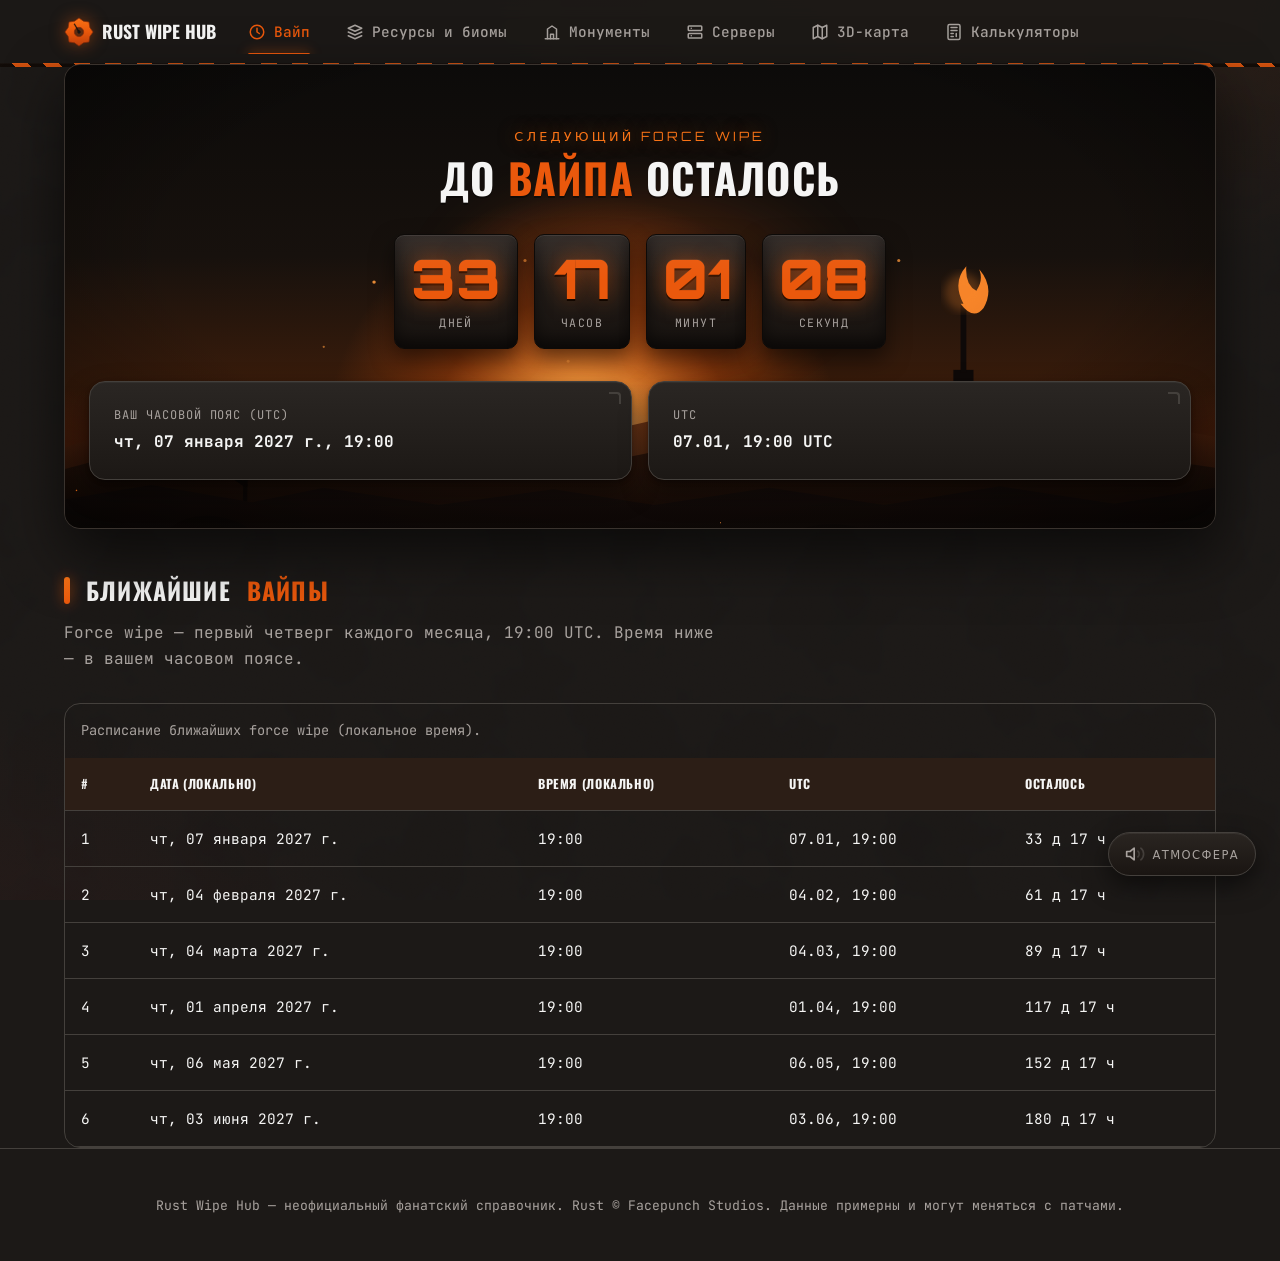
<file: index.html>
<!DOCTYPE html>
<html lang="ru">
<head>
  <meta charset="UTF-8" />
  <!-- Адаптивность: масштаб не отключаем (a11y) -->
  <meta name="viewport" content="width=device-width, initial-scale=1" />
  <title>Rust Wipe Hub — счётчик вайпа, монументы, 3D-карта, калькуляторы</title>
  <meta name="description" content="Хаб по Rust: живой счётчик до force wipe (первый четверг месяца, 19:00 UTC), гайды по биомам и ресурсам, монументы, 3D-карта острова и калькуляторы рейда/апкипа." />

  <link rel="icon" type="image/svg+xml" href="assets/logo.svg" />
  <link rel="stylesheet" href="style.css" />

  <!-- Three.js для 3D-карты (модульная сборка через importmap) -->
  <script type="importmap">
  {
    "imports": {
      "three": "https://unpkg.com/three@0.160.0/build/three.module.js",
      "three/addons/": "https://unpkg.com/three@0.160.0/examples/jsm/"
    }
  }
  </script>
</head>
<body>
  <!-- Ссылка для клавиатуры: пропустить навигацию -->
  <a class="skip-link" href="#main">Перейти к контенту</a>

  <!-- ============ ШАПКА / ВКЛАДКИ ============ -->
  <header class="nav">
    <div class="container nav__inner">
      <div class="brand">
        <!-- Логотип-эмблема (сгенерирован Gemini, SVG): шестерёнка + стрелка отсчёта -->
        <img class="brand__mark" src="assets/logo.svg" width="30" height="30" alt="Логотип Rust Wipe Hub" />
        <span>RUST&nbsp;WIPE&nbsp;HUB</span>
      </div>

      <!-- Вкладки (роль tablist). Активная подсвечивается rust-цветом -->
      <nav aria-label="Основная навигация">
        <ul class="tabs" role="tablist" id="tablist">
          <li role="presentation">
            <button class="tab" role="tab" id="tab-home" aria-controls="panel-home" aria-selected="true" data-tab="home">
              <svg viewBox="0 0 24 24" fill="none" stroke="currentColor" stroke-width="2" stroke-linecap="round" stroke-linejoin="round" aria-hidden="true"><circle cx="12" cy="12" r="9"/><path d="M12 7v5l3 2"/></svg>
              Вайп
            </button>
          </li>
          <li role="presentation">
            <button class="tab" role="tab" id="tab-resources" aria-controls="panel-resources" aria-selected="false" data-tab="resources" tabindex="-1">
              <svg viewBox="0 0 24 24" fill="none" stroke="currentColor" stroke-width="2" stroke-linecap="round" stroke-linejoin="round" aria-hidden="true"><path d="M3 7l9-4 9 4-9 4-9-4z"/><path d="M3 12l9 4 9-4"/><path d="M3 17l9 4 9-4"/></svg>
              Ресурсы и биомы
            </button>
          </li>
          <li role="presentation">
            <button class="tab" role="tab" id="tab-monuments" aria-controls="panel-monuments" aria-selected="false" data-tab="monuments" tabindex="-1">
              <svg viewBox="0 0 24 24" fill="none" stroke="currentColor" stroke-width="2" stroke-linecap="round" stroke-linejoin="round" aria-hidden="true"><path d="M3 21h18"/><path d="M6 21V8l6-4 6 4v13"/><path d="M10 21v-6h4v6"/></svg>
              Монументы
            </button>
          </li>
          <li role="presentation">
            <button class="tab" role="tab" id="tab-servers" aria-controls="panel-servers" aria-selected="false" data-tab="servers" tabindex="-1">
              <svg viewBox="0 0 24 24" fill="none" stroke="currentColor" stroke-width="2" stroke-linecap="round" stroke-linejoin="round" aria-hidden="true"><rect x="3" y="4" width="18" height="6" rx="1"/><rect x="3" y="14" width="18" height="6" rx="1"/><path d="M7 7h.01M7 17h.01"/></svg>
              Серверы
            </button>
          </li>
          <li role="presentation">
            <button class="tab" role="tab" id="tab-map" aria-controls="panel-map" aria-selected="false" data-tab="map" tabindex="-1">
              <svg viewBox="0 0 24 24" fill="none" stroke="currentColor" stroke-width="2" stroke-linecap="round" stroke-linejoin="round" aria-hidden="true"><path d="M9 3 3 6v15l6-3 6 3 6-3V3l-6 3-6-3z"/><path d="M9 3v15"/><path d="M15 6v15"/></svg>
              3D-карта
            </button>
          </li>
          <li role="presentation">
            <button class="tab" role="tab" id="tab-calc" aria-controls="panel-calc" aria-selected="false" data-tab="calc" tabindex="-1">
              <svg viewBox="0 0 24 24" fill="none" stroke="currentColor" stroke-width="2" stroke-linecap="round" stroke-linejoin="round" aria-hidden="true"><rect x="4" y="2" width="16" height="20" rx="2"/><path d="M8 6h8M8 10h8M8 14h3M8 18h3M15 14v4"/></svg>
              Калькуляторы
            </button>
          </li>
        </ul>
      </nav>
    </div>
  </header>

  <main id="main" class="container">

    <!-- ============ 1. ГЛАВНАЯ: СЧЁТЧИК ДО FORCE WIPE ============ -->
    <section class="panel is-active" id="panel-home" role="tabpanel" aria-labelledby="tab-home" tabindex="0">
      <div class="hero" id="hero">
        <!-- Иллюстрированный задник (SVG-арт, сгенерирован кодом) -->
        <div class="hero__art" aria-hidden="true"></div>
        <p class="hero__eyebrow">Следующий Force Wipe</p>
        <h1 class="hero__title">До <span class="accent">вайпа</span> осталось</h1>

        <!-- Живой таймер: дни/часы/минуты/секунды -->
        <div class="countdown tabular" role="timer" aria-live="off" id="countdown">
          <div class="count-unit"><div class="count-unit__num" id="cd-days">--</div><div class="count-unit__label">дней</div></div>
          <div class="count-unit"><div class="count-unit__num" id="cd-hours">--</div><div class="count-unit__label">часов</div></div>
          <div class="count-unit"><div class="count-unit__num" id="cd-mins">--</div><div class="count-unit__label">минут</div></div>
          <div class="count-unit"><div class="count-unit__num" id="cd-secs">--</div><div class="count-unit__label">секунд</div></div>
        </div>

        <!-- Состояние «вайп идёт» -->
        <div class="wipe-live" id="wipe-live">WIPE IS LIVE</div>

        <!-- Дата следующего вайпа: локально + UTC -->
        <div class="wipe-meta">
          <div class="card">
            <div class="k">Ваш часовой пояс <span id="tz-name"></span></div>
            <div class="v" id="wipe-local">—</div>
          </div>
          <div class="card">
            <div class="k">UTC</div>
            <div class="v tabular" id="wipe-utc">—</div>
          </div>
        </div>
      </div>

      <!-- Таблица ближайших 6 вайпов -->
      <div class="panel__head" style="margin-top: var(--space-2xl)">
        <h2>Ближайшие <span class="accent">вайпы</span></h2>
        <p class="panel__lead">Force wipe — первый четверг каждого месяца, 19:00 UTC. Время ниже — в вашем часовом поясе.</p>
      </div>
      <div class="table-wrap">
        <table>
          <caption>Расписание ближайших force wipe (локальное время).</caption>
          <thead>
            <tr><th scope="col">#</th><th scope="col">Дата (локально)</th><th scope="col">Время (локально)</th><th scope="col">UTC</th><th scope="col">Осталось</th></tr>
          </thead>
          <tbody id="wipe-table"><!-- заполняется из script.js --></tbody>
        </table>
      </div>
    </section>

    <!-- ============ 2. РЕСУРСЫ И БИОМЫ ============ -->
    <section class="panel" id="panel-resources" role="tabpanel" aria-labelledby="tab-resources" tabindex="0" hidden>
      <div class="panel__head">
        <h2>Ресурсы и <span class="accent">биомы</span></h2>
        <p class="panel__lead">Где что фармить и чем отличаются биомы. Руда (камень/металл/сера) есть во всех биомах — разница в климате, еде и опасностях.</p>
      </div>

      <div class="disclaimer" role="note">
        <svg width="18" height="18" viewBox="0 0 24 24" fill="none" stroke="currentColor" stroke-width="2" stroke-linecap="round" stroke-linejoin="round" aria-hidden="true"><circle cx="12" cy="12" r="10"/><path d="M12 8v5M12 16h.01"/></svg>
        <span>Игровые данные вынесены в <code>data.js</code> — их легко проверить и поправить в одном месте.</span>
      </div>

      <h3>Биомы</h3>
      <div class="grid grid--auto" id="biomes-grid"><!-- карточки биомов --></div>

      <h3 style="margin-top: var(--space-2xl)">Ресурсы: где искать</h3>
      <div class="table-wrap">
        <table>
          <caption>Ключевые ресурсы и способы добычи.</caption>
          <thead>
            <tr><th scope="col">Ресурс</th><th scope="col">Как добыть</th><th scope="col">Где искать</th><th scope="col">Совет</th></tr>
          </thead>
          <tbody id="resources-table"></tbody>
        </table>
      </div>
    </section>

    <!-- ============ 3. МОНУМЕНТЫ ============ -->
    <section class="panel" id="panel-monuments" role="tabpanel" aria-labelledby="tab-monuments" tabindex="0" hidden>
      <div class="panel__head">
        <h2><span class="accent">Монументы</span></h2>
        <p class="panel__lead">Уровень сложности, радиация, нужные карты доступа и лут. Фильтруйте по сложности.</p>
      </div>

      <!-- Фильтр по сложности (tier) -->
      <div class="filter" role="group" aria-label="Фильтр монументов по сложности" style="display:flex; gap:var(--space-sm); flex-wrap:wrap; margin-bottom:var(--space-lg)">
        <button class="btn btn-ghost" data-tier="all" aria-pressed="true">Все</button>
        <button class="btn btn-ghost" data-tier="0" aria-pressed="false">Сейф-зоны</button>
        <button class="btn btn-ghost" data-tier="1" aria-pressed="false">Tier 1 · зелёные</button>
        <button class="btn btn-ghost" data-tier="2" aria-pressed="false">Tier 2 · синие</button>
        <button class="btn btn-ghost" data-tier="3" aria-pressed="false">Tier 3 · красные</button>
      </div>

      <div class="grid grid--auto" id="monuments-grid"></div>
    </section>

    <!-- ============ 4. СЕРВЕРЫ (живой список) ============ -->
    <section class="panel" id="panel-servers" role="tabpanel" aria-labelledby="tab-servers" tabindex="0" hidden>
      <div class="panel__head">
        <h2>Живой список <span class="accent">серверов</span></h2>
        <p class="panel__lead">Реальные серверы Rust в реальном времени: население, регион, тип и дата вайпа. Данные подтягиваются из BattleMetrics при открытии вкладки.</p>
      </div>

      <div class="disclaimer" role="note">
        <svg width="18" height="18" viewBox="0 0 24 24" fill="none" stroke="currentColor" stroke-width="2" stroke-linecap="round" stroke-linejoin="round" aria-hidden="true"><circle cx="12" cy="12" r="10"/><path d="M12 8v5M12 16h.01"/></svg>
        <span>Источник — публичный <a href="https://www.battlemetrics.com/servers/rust" target="_blank" rel="noopener">BattleMetrics API</a>. Показываются онлайн-серверы; фильтр по типу применяется к загруженной выборке (топ по игрокам).</span>
      </div>

      <!-- Фильтры живого списка -->
      <div class="server-filters" role="group" aria-label="Фильтры списка серверов">
        <div class="field">
          <label for="sv-search">Поиск по названию</label>
          <input class="input" id="sv-search" type="search" placeholder="напр. Rustafied, Duo, EU…" />
        </div>
        <div class="field">
          <label for="sv-region">Регион</label>
          <select class="input" id="sv-region">
            <option value="">Все</option>
            <option value="US">США (US)</option>
            <option value="DE">Германия (DE)</option>
            <option value="GB">Великобритания (GB)</option>
            <option value="FR">Франция (FR)</option>
            <option value="RU">Россия (RU)</option>
            <option value="AU">Австралия (AU)</option>
          </select>
        </div>
        <div class="field">
          <label for="sv-type">Тип</label>
          <select class="input" id="sv-type">
            <option value="all">Любой</option>
            <option value="official">Официальные</option>
            <option value="community">Комьюнити</option>
            <option value="modded">Модовые</option>
          </select>
        </div>
        <div class="field">
          <label for="sv-sort">Сортировка</label>
          <select class="input" id="sv-sort">
            <option value="-players">По игрокам</option>
            <option value="rank">По рангу</option>
          </select>
        </div>
        <div class="field" style="justify-content:flex-end">
          <label aria-hidden="true">&nbsp;</label>
          <button class="btn btn-primary" id="sv-refresh" type="button">Обновить</button>
        </div>
      </div>

      <!-- Статус загрузки / ошибки (для скринридера) -->
      <div id="sv-status" role="status" aria-live="polite" style="color:var(--color-fg-muted); margin-bottom:var(--space-md)"></div>

      <div class="table-wrap">
        <table>
          <caption>Онлайн-серверы Rust (BattleMetrics). Клик по названию — страница сервера.</caption>
          <thead>
            <tr>
              <th scope="col">#</th>
              <th scope="col">Название</th>
              <th scope="col">Игроки</th>
              <th scope="col">Регион</th>
              <th scope="col">Тип</th>
              <th scope="col">Последний вайп</th>
            </tr>
          </thead>
          <tbody id="sv-tbody"></tbody>
        </table>
      </div>

      <!-- Справка: типы серверов (из data.js) -->
      <div class="panel__head" style="margin-top: var(--space-3xl)">
        <h2>Справка: <span class="accent">типы</span> серверов</h2>
        <p class="panel__lead">Что означают тип, режим, лимит группы и частота вайпа — чтобы понимать фильтры выше.</p>
      </div>
      <div class="disclaimer" role="note">
        <svg width="18" height="18" viewBox="0 0 24 24" fill="none" stroke="currentColor" stroke-width="2" stroke-linecap="round" stroke-linejoin="round" aria-hidden="true"><circle cx="12" cy="12" r="10"/><path d="M12 8v5M12 16h.01"/></svg>
        <span>Справочник вынесен в <code>data.js</code> (объект <code>SERVERS</code>) — легко дополнить.</span>
      </div>
      <div id="servers-root"></div>
    </section>

    <!-- ============ 5. 3D-КАРТА ============ -->
    <section class="panel" id="panel-map" role="tabpanel" aria-labelledby="tab-map" tabindex="0" hidden>
      <div class="panel__head">
        <h2>3D-<span class="accent">карта</span> острова</h2>
        <p class="panel__lead">Стилизованный 3D-рельеф. Вращайте мышью/пальцем, зум колесом/щипком (OrbitControls). Это визуальная заглушка — ниже описано, как подключить реальную карту по сиду.</p>
      </div>

      <div class="map-stage" id="map-stage">
        <!-- Fallback, если WebGL недоступен -->
        <div class="map-fallback" id="map-fallback">
          <div>
            <p><strong>3D-карта недоступна.</strong></p>
            <p>Ваш браузер не поддерживает WebGL или он отключён.</p>
          </div>
        </div>
        <div class="map-hint" id="map-hint">Загрузка 3D-сцены…</div>
      </div>
    </section>

    <!-- ============ 6. КАЛЬКУЛЯТОРЫ ============ -->
    <section class="panel" id="panel-calc" role="tabpanel" aria-labelledby="tab-calc" tabindex="0" hidden>
      <div class="panel__head">
        <h2><span class="accent">Калькуляторы</span></h2>
        <p class="panel__lead">Рейд (сера/взрывчатка на постройки) и апкип (расход ресурсов на Tool Cupboard). Данные редактируются в объекте внутри <code>script.js</code>.</p>
      </div>

      <div class="disclaimer" role="note">
        <svg width="18" height="18" viewBox="0 0 24 24" fill="none" stroke="currentColor" stroke-width="2" stroke-linecap="round" stroke-linejoin="round" aria-hidden="true"><circle cx="12" cy="12" r="10"/><path d="M12 8v5M12 16h.01"/></svg>
        <span>Цифры расхода — примерные (баланс Rust меняется). Проверьте перед вайпом и поправьте объект <code>RAID_DATA</code> / <code>UPKEEP_DATA</code>.</span>
      </div>

      <div class="grid grid--2">
        <!-- Калькулятор рейда -->
        <div class="card">
          <h3>Калькулятор рейда</h3>
          <div class="field">
            <label for="raid-target">Что ломаем</label>
            <select class="input" id="raid-target"></select>
            <span class="hint" id="raid-hp"></span>
          </div>
          <div class="field">
            <label for="raid-tool">Чем</label>
            <select class="input" id="raid-tool"></select>
          </div>
          <div class="field">
            <label for="raid-count">Сколько объектов</label>
            <input class="input tabular" id="raid-count" type="number" inputmode="numeric" min="1" value="1" />
          </div>
          <div class="calc-result" id="raid-result" aria-live="polite"></div>
        </div>

        <!-- Калькулятор апкипа -->
        <div class="card">
          <h3>Калькулятор апкипа (в сутки)</h3>
          <p class="hint" style="margin-top:0">Укажите, из чего построена база (кол-во «квадратов» стен/фундамента по материалу). Апкип — примерный расход в сутки на TC.</p>
          <div class="field">
            <label for="up-material">Материал</label>
            <select class="input" id="up-material"></select>
          </div>
          <div class="field">
            <label for="up-blocks">Кол-во построек (building blocks)</label>
            <input class="input tabular" id="up-blocks" type="number" inputmode="numeric" min="1" value="20" />
          </div>
          <div class="calc-result" id="up-result" aria-live="polite"></div>
        </div>
      </div>
    </section>

  </main>

  <!-- Кнопка атмосферного звука (процедурный Web Audio, без внешних файлов) -->
  <button id="ambient-toggle" class="ambient-btn" type="button" aria-pressed="false" aria-label="Включить атмосферный звук">
    <svg class="ambient-ic" viewBox="0 0 24 24" fill="none" stroke="currentColor" stroke-width="2" stroke-linecap="round" stroke-linejoin="round" aria-hidden="true">
      <path d="M11 5 6 9H2v6h4l5 4z"/><path class="wave" d="M15.5 8.5a5 5 0 0 1 0 7M19 5a9 9 0 0 1 0 14"/>
    </svg>
    <span class="ambient-label">Атмосфера</span>
  </button>

  <footer class="footer">
    <div class="container">
      <p>Rust Wipe Hub — неофициальный фанатский справочник. Rust © Facepunch Studios. Данные примерны и могут меняться с патчами.</p>
    </div>
  </footer>

  <!-- Данные ПЕРЕД логикой -->
  <script src="data.js"></script>
  <!-- Логика приложения (модуль — нужен для import Three.js) -->
  <script type="module" src="script.js"></script>
</body>
</html>
</file>
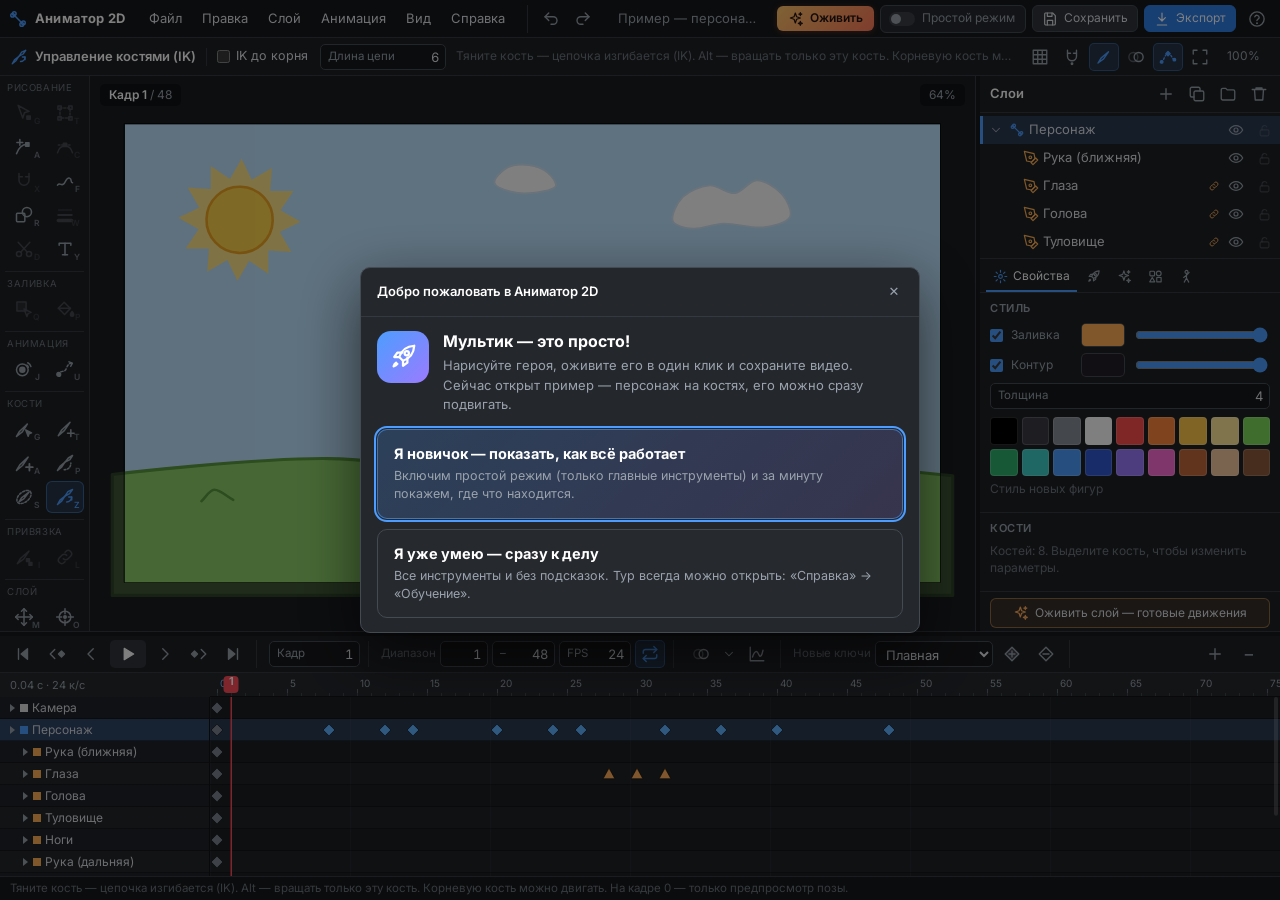
<file: animator/index.html>
<!DOCTYPE html>
<html lang="ru">
<head>
  <meta charset="UTF-8" />
  <meta name="viewport" content="width=device-width, initial-scale=1" />
  <title>Аниматор 2D</title>
  <meta name="description" content="Браузерный редактор 2D-анимации: векторное рисование, кости с IK и гибкой привязкой, таймлайн с интерполяцией, луковая кожа, экспорт видео и GIF." />
  <meta name="theme-color" content="#17181b" />
  <link rel="icon" type="image/svg+xml" href="favicon.svg" />
  <link rel="preconnect" href="https://fonts.googleapis.com" />
  <link rel="preconnect" href="https://fonts.gstatic.com" crossorigin />
  <link rel="stylesheet" href="https://fonts.googleapis.com/css2?family=Inter:wght@400;500;600;700&display=swap" />
  <link rel="stylesheet" href="editor.css" />
</head>
<body>
  <div id="app">
    <header id="menubar"></header>
    <div id="optbar" role="toolbar" aria-label="Параметры инструмента"></div>
    <div id="work">
      <aside id="toolbox" role="toolbar" aria-label="Инструменты" aria-orientation="vertical"></aside>
      <main id="viewport"></main>
      <div id="side-split" class="vsplit" title="Потяните, чтобы изменить ширину"></div>
      <aside id="side">
        <section id="layers" class="panel"></section>
        <section id="sidepanel" class="panel">
          <div id="side-tabs" class="side-tabs" role="tablist"></div>
          <div id="side-body" class="side-body">
            <div id="inspector" aria-label="Свойства"></div>
          </div>
        </section>
      </aside>
    </div>
    <div id="tl-split" class="hsplit" title="Потяните, чтобы изменить высоту таймлайна"></div>
    <section id="timeline" aria-label="Таймлайн"></section>
    <footer id="status"></footer>
  </div>
  <noscript>Для работы редактора нужен JavaScript.</noscript>
  <script type="module" src="js/main.js"></script>
</body>
</html>
</file>
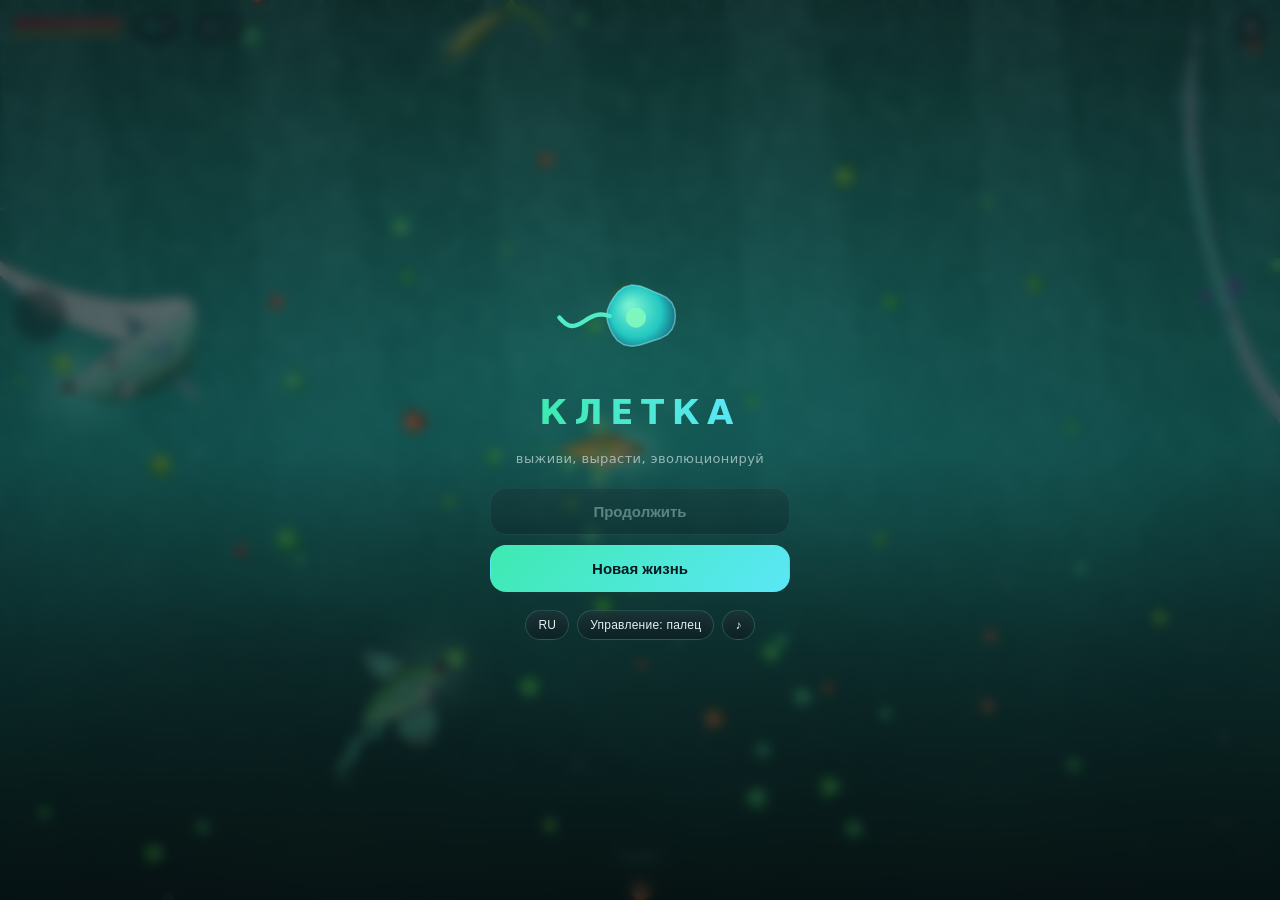
<file: cell/index.html>
<!DOCTYPE html>
<html lang="ru">
<head>
<meta charset="utf-8">
<meta name="viewport" content="width=device-width, initial-scale=1, maximum-scale=1, user-scalable=no, viewport-fit=cover">
<meta name="theme-color" content="#04141a">
<meta name="apple-mobile-web-app-capable" content="yes">
<meta name="apple-mobile-web-app-status-bar-style" content="black-translucent">
<meta name="mobile-web-app-capable" content="yes">
<title>Cell Drift</title>
<link rel="manifest" href="./manifest.json">
<link rel="stylesheet" href="./style.css">
</head>
<body>
  <canvas id="game"></canvas>

  <!-- HUD: обычный DOM поверх canvas, ни одной картинки -->
  <div id="hud">
    <div class="topbar">
      <div class="stack">
        <div class="bar hp"><i id="hpFill"></i></div>
        <div class="bar stam"><i id="stamFill"></i></div>
      </div>
      <div class="chip dna"><span class="dot"></span><span id="dnaVal">0</span></div>
      <div class="chip lvl"><span data-i18n="level">ур.</span> <span id="levelVal">1</span></div>
      <div class="spacer"></div>
      <button id="btnPause" class="chip icon-btn" aria-label="pause"><i class="ic-pause"></i></button>
    </div>

    <div class="midrow">
      <canvas id="minimap" width="112" height="112"></canvas>
      <button id="btnSkill" class="skill" aria-label="skill"><span id="skillRing"></span><i class="ic-bolt"></i></button>
    </div>

    <div class="hint" data-i18n="hint">Веди пальцем. Второй палец — ускорение.</div>
    <div class="bottom">
      <div id="fps" class="chip mono">— FPS</div>
      <div class="growthWrap"><div class="bar growth"><i id="growthFill"></i></div></div>
    </div>
  </div>

  <!-- Экраны -->
  <div id="screens">
    <section id="menu" class="screen show">
      <canvas id="logo"></canvas>
      <h1 data-i18n="title">КЛЕТКА</h1>
      <p class="sub" data-i18n="subtitle">выживи, вырасти, эволюционируй</p>
      <div class="menuBtns">
        <button id="btnContinue" class="big" data-i18n="continue">Продолжить</button>
        <button id="btnNew" class="big primary" data-i18n="newGame">Новая жизнь</button>
      </div>
      <div class="row">
        <button id="btnLang" class="chip">RU</button>
        <button id="btnCtrl" class="chip"><span data-i18n="control">Управление</span>: <span id="ctrlVal" data-i18n="ctrlFollow">палец</span></button>
        <button id="btnSound" class="chip">♪</button>
      </div>
    </section>

    <section id="editorUI" class="screen">
      <div class="edTop">
        <div class="chip dna"><span class="dot"></span><span id="edDna">0</span></div>
        <div class="spacer"></div>
        <button id="edUndo" class="chip" data-i18n="undo">откат</button>
        <button id="edRandom" class="chip" data-i18n="random">случайное</button>
        <button id="edSym" class="chip on" data-i18n="symmetry">симметрия</button>
        <button id="edPreview" class="chip" data-i18n="preview">превью</button>
        <button id="edDone" class="chip btn" data-i18n="done">в океан</button>
      </div>
    </section>

    <section id="levelup" class="screen">
      <h2 data-i18n="levelUp">Новый уровень роста</h2>
      <p class="sub"><span data-i18n="level">ур.</span> <span id="luLevel">2</span></p>
      <button id="btnEditor" class="big primary" data-i18n="evolve">Эволюция</button>
    </section>

    <section id="pause" class="screen">
      <h2 data-i18n="pause">Пауза</h2>
      <div class="menuBtns">
        <button id="btnResume" class="big primary" data-i18n="resume">Дальше</button>
        <button id="btnToMenu" class="big" data-i18n="menu">В меню</button>
      </div>
    </section>

    <section id="death" class="screen">
      <h2 data-i18n="died">Тебя съели</h2>
      <p class="sub" id="deathStats"></p>
      <div class="menuBtns">
        <button id="btnRespawn" class="big primary" data-i18n="resume">Дальше</button>
        <button id="btnDeathMenu" class="big" data-i18n="menu">В меню</button>
      </div>
    </section>
  </div>

  <script type="module" src="./src/main.js"></script>
</body>
</html>
</file>
<file: style.css>
/* =============================================================================
   style.css — Rust Wipe Hub
   -----------------------------------------------------------------------------
   Дизайн-токены строго по design-system/rust-wipe-hub/MASTER.md.
   Никаких «сырых» hex в разметке — только переменные ниже.
   Палитра: «Operation orange on dark» (тёплый уголь + рыжая ржавчина + огонь).
============================================================================= */

/* Шрифты: Orbitron (заголовки/HUD) + JetBrains Mono (текст/данные/таймеры) */
@import url('https://fonts.googleapis.com/css2?family=JetBrains+Mono:wght@400;500;700&family=Oswald:wght@500;600;700&family=Orbitron:wght@700;900&display=swap');

/* ---------- ТОКЕНЫ (единый источник правды) ---------- */
:root {
  /* Цвета — основа */
  --color-primary:       #EA580C; /* рыжая ржавчина */
  --color-primary-hover: #C2410C;
  --color-on-primary:    #FFFFFF;
  --color-secondary:     #F97316; /* тлеющий оранжевый */
  --color-accent:        #DC2626; /* огонь/опасность (рейд, вайп) */

  --color-bg:            #1C1917; /* тёплый почти-чёрный */
  --color-surface:       #262321; /* карточки/панели */
  --color-surface-2:     #2E2A27; /* приподнятая поверхность/hover */
  --color-fg:            #F5F5F4; /* основной текст (~15:1) */
  --color-muted:         #2C1E16; /* тёплая подложка */
  --color-fg-muted:      #A8A29E; /* вторичный текст (~5:1) */
  --color-border:        #44403C; /* видимая граница в тёмной теме */
  --color-ring:          #F97316; /* фокус */
  --color-destructive:   #DC2626;

  /* Семантические цвета уровней (карты доступа / радиация) —
     смысл ВСЕГДА дублируется текстом/иконкой, не только цветом */
  --color-tier-green: #22C55E; /* зелёная карта / tier 1 / безопасно */
  --color-tier-blue:  #3B82F6; /* синяя карта / tier 2 */
  --color-tier-red:   #EF4444; /* красная карта / tier 3 / высокая радиация */
  --color-tier-safe:  #A8A29E; /* сейф-зона / нейтрально */

  /* Отступы (ритм 4/8px) */
  --space-xs: 4px;
  --space-sm: 8px;
  --space-md: 16px;
  --space-lg: 24px;
  --space-xl: 32px;
  --space-2xl: 48px;
  --space-3xl: 64px;

  /* Радиусы */
  --radius-sm: 6px;
  --radius-md: 10px;
  --radius-lg: 16px;

  /* Тени (глубже альфа под тёмную тему) */
  --shadow-sm: 0 1px 2px rgba(0,0,0,0.4);
  --shadow-md: 0 4px 10px rgba(0,0,0,0.5);
  --shadow-lg: 0 12px 28px rgba(0,0,0,0.6);
  --shadow-glow: 0 0 0 1px rgba(234,88,12,0.4), 0 8px 24px rgba(234,88,12,0.15);

  /* Типографика: индустриальный стенсил-плакат (Oswald, есть кириллица) +
     HUD-техно для цифр/меток (Orbitron) + моно для данных */
  --font-display: 'Oswald', 'Impact', system-ui, sans-serif;
  --font-hud: 'Orbitron', system-ui, sans-serif;
  --font-body: 'JetBrains Mono', ui-monospace, 'SFMono-Regular', monospace;

  /* Высота фиксированной шапки — для отступов якорей/контента */
  --nav-h: 64px;
}

/* ---------- БАЗА ---------- */
*, *::before, *::after { box-sizing: border-box; }

html { scroll-behavior: smooth; }

body {
  margin: 0;
  background: var(--color-bg);
  /* лёгкая индустриальная текстура — радиальные «искры» ржавчины */
  background-image:
    radial-gradient(1200px 600px at 80% -10%, rgba(234,88,12,0.10), transparent 60%),
    radial-gradient(900px 500px at -10% 110%, rgba(220,38,38,0.06), transparent 60%);
  background-attachment: fixed;
  color: var(--color-fg);
  font-family: var(--font-body);
  font-size: 16px;
  line-height: 1.6;
  -webkit-font-smoothing: antialiased;
}

h1, h2, h3, .display {
  font-family: var(--font-display);
  letter-spacing: 0.02em;
  line-height: 1.15;
  margin: 0 0 var(--space-md);
}
/* Плакатный верхний регистр для крупных заголовков (стенсил-вайб) */
h1, h2, .hero__title { text-transform: uppercase; letter-spacing: 0.05em; }

a { color: var(--color-secondary); text-decoration: none; }
a:hover { text-decoration: underline; }

/* Цифры-моноширинные для таблиц/таймеров (без «дёрганья» раскладки) */
.tabular { font-variant-numeric: tabular-nums; }

/* Служебное: скрыто визуально, доступно скринридеру */
.sr-only {
  position: absolute; width: 1px; height: 1px; padding: 0; margin: -1px;
  overflow: hidden; clip: rect(0,0,0,0); white-space: nowrap; border: 0;
}

/* Ссылка «перейти к контенту» для клавиатуры */
.skip-link {
  position: absolute; left: var(--space-md); top: -60px;
  background: var(--color-primary); color: var(--color-on-primary);
  padding: var(--space-sm) var(--space-md); border-radius: var(--radius-md);
  z-index: 1000; transition: top 150ms ease;
}
.skip-link:focus { top: var(--space-md); }

/* Единый видимый фокус для клавиатуры */
:focus-visible {
  outline: 3px solid var(--color-ring);
  outline-offset: 2px;
  border-radius: var(--radius-sm);
}

/* ---------- КОНТЕЙНЕР ---------- */
.container {
  width: 100%;
  max-width: 1200px;
  margin: 0 auto;
  padding: 0 var(--space-lg);
}

/* ---------- ШАПКА / ВКЛАДКИ ---------- */
.nav {
  position: sticky; top: 0; z-index: 40;
  height: var(--nav-h);
  background: rgba(28,25,23,0.85);
  backdrop-filter: blur(10px);
  border-bottom: 1px solid var(--color-border);
}
.nav__inner {
  height: 100%;
  display: flex; align-items: center; gap: var(--space-md);
  justify-content: space-between;
}
.brand {
  display: flex; align-items: center; gap: var(--space-sm);
  font-family: var(--font-display); font-weight: 900;
  font-size: 1.1rem; color: var(--color-fg); white-space: nowrap;
  flex: 0 0 auto; /* бренд не сжимается */
}
/* Обёртка навигации должна уметь сжиматься, иначе список вкладок распирает страницу */
.nav__inner > nav { min-width: 0; flex: 1 1 auto; }
.brand__mark { color: var(--color-primary); flex: 0 0 auto; }

/* Список вкладок */
.tabs {
  display: flex; align-items: center; gap: var(--space-xs);
  list-style: none; margin: 0; padding: 0;
  overflow-x: auto; /* на узких экранах горизонтальная прокрутка ВКЛАДОК (не контента) */
  scrollbar-width: thin;
}
.tab {
  appearance: none; background: transparent; border: 0;
  color: var(--color-fg-muted);
  font-family: var(--font-body); font-weight: 500; font-size: 0.9rem;
  padding: var(--space-sm) var(--space-md);
  border-radius: var(--radius-md);
  cursor: pointer; white-space: nowrap;
  display: inline-flex; align-items: center; gap: var(--space-sm);
  min-height: 44px; /* touch target */
  transition: color 200ms ease, background 200ms ease;
  position: relative;
}
.tab:hover { color: var(--color-fg); background: var(--color-surface); }
.tab[aria-selected="true"] { color: var(--color-primary); }
.tab[aria-selected="true"]::after {
  content: ""; position: absolute; left: var(--space-md); right: var(--space-md);
  bottom: -2px; height: 2px; background: var(--color-primary); border-radius: 2px;
}
.tab svg { width: 18px; height: 18px; flex: 0 0 auto; }

/* Мобильная кнопка-«бургер» скрыта на десктопе */
.nav__toggle { display: none; }

/* ---------- СЕКЦИИ / ВКЛАДКИ-КОНТЕНТ ---------- */
main { padding: var(--space-2xl) 0 var(--space-3xl); }
.panel { display: none; animation: fade-in 250ms ease both; }
.panel.is-active { display: block; }
.panel__head { margin-bottom: var(--space-xl); }
.panel__head h2 { color: var(--color-fg); }
.panel__head h2 .accent { color: var(--color-primary); }
.panel__lead { color: var(--color-fg-muted); max-width: 65ch; margin: 0; }

@keyframes fade-in { from { opacity: 0; transform: translateY(8px); } to { opacity: 1; transform: none; } }

/* ---------- КАРТОЧКИ ---------- */
.card {
  background: var(--color-surface);
  border: 1px solid var(--color-border);
  border-radius: var(--radius-lg);
  padding: var(--space-lg);
  box-shadow: var(--shadow-md);
  transition: border-color 200ms ease, box-shadow 200ms ease;
}
.card:hover { border-color: var(--color-primary); box-shadow: var(--shadow-lg); }

.grid { display: grid; gap: var(--space-lg); }
.grid--2 { grid-template-columns: repeat(2, 1fr); }
.grid--3 { grid-template-columns: repeat(3, 1fr); }
.grid--auto { grid-template-columns: repeat(auto-fill, minmax(280px, 1fr)); }

/* ---------- КНОПКИ ---------- */
.btn {
  appearance: none; cursor: pointer;
  font-family: var(--font-body); font-weight: 700; font-size: 0.95rem;
  padding: 12px 24px; border-radius: var(--radius-md);
  border: 1px solid transparent; min-height: 44px;
  display: inline-flex; align-items: center; gap: var(--space-sm);
  transition: background 200ms ease, box-shadow 200ms ease, border-color 200ms ease, color 200ms ease;
}
.btn-primary { background: var(--color-primary); color: var(--color-on-primary); }
.btn-primary:hover { background: var(--color-primary-hover); box-shadow: var(--shadow-glow); }
.btn-ghost { background: transparent; color: var(--color-fg); border-color: var(--color-border); }
.btn-ghost:hover { border-color: var(--color-primary); color: var(--color-primary); }
.btn[aria-pressed="true"] { background: var(--color-primary); color: var(--color-on-primary); border-color: var(--color-primary); }

/* ---------- ЗНАЧКИ (badges) ---------- */
.badge {
  display: inline-flex; align-items: center; gap: 6px;
  font-size: 0.72rem; font-weight: 700; letter-spacing: 0.03em;
  padding: 4px 10px; border-radius: 999px;
  border: 1px solid var(--color-border); color: var(--color-fg);
  background: var(--color-muted); white-space: nowrap;
}
.badge .dot { width: 8px; height: 8px; border-radius: 50%; flex: 0 0 auto; }
.badge--green { border-color: var(--color-tier-green); }
.badge--green .dot { background: var(--color-tier-green); }
.badge--blue  { border-color: var(--color-tier-blue); }
.badge--blue  .dot { background: var(--color-tier-blue); }
.badge--red   { border-color: var(--color-tier-red); }
.badge--red   .dot { background: var(--color-tier-red); }
.badge--safe  { border-color: var(--color-tier-safe); }
.badge--safe  .dot { background: var(--color-tier-safe); }

/* ---------- ТАБЛИЦЫ ---------- */
.table-wrap { overflow-x: auto; border: 1px solid var(--color-border); border-radius: var(--radius-lg); }
table { width: 100%; border-collapse: collapse; min-width: 520px; }
caption { text-align: left; color: var(--color-fg-muted); padding: var(--space-md); font-size: 0.85rem; }
th, td { text-align: left; padding: var(--space-md); border-bottom: 1px solid var(--color-border); font-size: 0.9rem; }
thead th { background: var(--color-muted); color: var(--color-fg); position: sticky; top: 0; font-family: var(--font-display); font-size: 0.78rem; letter-spacing: 0.05em; }
tbody tr:hover { background: var(--color-surface-2); }
td strong { color: var(--color-fg); }

/* ---------- ГЛАВНАЯ: ТАЙМЕР ---------- */
.hero {
  text-align: center;
  padding: var(--space-2xl) var(--space-lg);
  border: 1px solid var(--color-border);
  border-radius: var(--radius-lg);
  background:
    radial-gradient(600px 300px at 50% -20%, rgba(234,88,12,0.18), transparent 70%),
    var(--color-surface);
  box-shadow: var(--shadow-lg);
}
.hero__eyebrow {
  color: var(--color-secondary); font-family: var(--font-hud);
  font-size: 0.8rem; letter-spacing: 0.25em; text-transform: uppercase;
  margin-bottom: var(--space-sm);
}
.hero__title { font-size: clamp(1.6rem, 4vw, 2.6rem); color: var(--color-fg); }
.hero__title .accent { color: var(--color-primary); }

.countdown {
  display: flex; justify-content: center; gap: var(--space-md);
  flex-wrap: wrap; margin: var(--space-xl) 0;
}
.count-unit {
  min-width: 96px;
  background: var(--color-muted);
  border: 1px solid var(--color-border);
  border-radius: var(--radius-md);
  padding: var(--space-md);
}
.count-unit__num {
  font-family: var(--font-hud); font-weight: 900;
  font-size: clamp(2rem, 7vw, 3.4rem); color: var(--color-primary);
  line-height: 1;
}
.count-unit__label {
  color: var(--color-fg-muted); font-size: 0.72rem;
  letter-spacing: 0.12em; text-transform: uppercase; margin-top: var(--space-sm);
}

/* Состояние «ВАЙП ИДЁТ» */
.hero.is-live { border-color: var(--color-accent); }
.wipe-live {
  display: none;
  font-family: var(--font-display); font-weight: 900;
  font-size: clamp(1.8rem, 6vw, 3rem);
  color: var(--color-accent);
  margin: var(--space-xl) 0;
  animation: pulse 1.2s ease-in-out infinite;
}
.hero.is-live .wipe-live { display: block; }
.hero.is-live .countdown { display: none; }
@keyframes pulse { 0%,100% { opacity: 1; } 50% { opacity: 0.45; } }

.wipe-meta {
  display: grid; grid-template-columns: repeat(2, 1fr);
  gap: var(--space-md); margin-top: var(--space-lg);
}
.wipe-meta .card { text-align: left; }
.wipe-meta .k { color: var(--color-fg-muted); font-size: 0.75rem; letter-spacing: 0.08em; text-transform: uppercase; }
.wipe-meta .v { color: var(--color-fg); font-weight: 700; margin-top: var(--space-xs); }

/* ---------- 3D-КАРТА ---------- */
.map-stage {
  position: relative;
  width: 100%; height: 520px;
  border: 1px solid var(--color-border);
  border-radius: var(--radius-lg);
  overflow: hidden;
  background: var(--color-surface);
}
.map-stage canvas { display: block; width: 100%; height: 100%; }
.map-hint {
  position: absolute; left: var(--space-md); bottom: var(--space-md);
  background: rgba(28,25,23,0.8); border: 1px solid var(--color-border);
  color: var(--color-fg-muted); font-size: 0.78rem;
  padding: var(--space-sm) var(--space-md); border-radius: var(--radius-md);
  backdrop-filter: blur(6px); max-width: 60%;
}
.map-fallback {
  position: absolute; inset: 0; display: none;
  align-items: center; justify-content: center; text-align: center;
  padding: var(--space-xl); color: var(--color-fg-muted);
}
.map-stage.is-fallback .map-fallback { display: flex; }

/* ---------- ФОРМЫ / КАЛЬКУЛЯТОРЫ ---------- */
.field { display: flex; flex-direction: column; gap: var(--space-sm); margin-bottom: var(--space-md); }
.field label { color: var(--color-fg); font-weight: 500; font-size: 0.9rem; }
.field .hint { color: var(--color-fg-muted); font-size: 0.78rem; }
.input, select.input {
  background: var(--color-muted); color: var(--color-fg);
  padding: 12px 16px; border: 1px solid var(--color-border);
  border-radius: var(--radius-md); font-size: 16px; font-family: var(--font-body);
  min-height: 44px; width: 100%;
}
.input:focus-visible, select.input:focus-visible {
  border-color: var(--color-primary); outline: none; box-shadow: 0 0 0 3px var(--color-ring);
}

.calc-result {
  margin-top: var(--space-md);
  background: var(--color-muted);
  border: 1px dashed var(--color-border);
  border-radius: var(--radius-md);
  padding: var(--space-md);
}
.calc-result .row { display: flex; justify-content: space-between; gap: var(--space-md); padding: 6px 0; border-bottom: 1px solid var(--color-border); }
.calc-result .row:last-child { border-bottom: 0; }
.calc-result .row .num { color: var(--color-primary); font-weight: 700; }

.disclaimer {
  display: flex; gap: var(--space-sm); align-items: flex-start;
  background: var(--color-muted); border: 1px solid var(--color-border);
  border-left: 3px solid var(--color-secondary);
  color: var(--color-fg-muted); font-size: 0.82rem;
  padding: var(--space-md); border-radius: var(--radius-md);
  margin-bottom: var(--space-lg);
}
.disclaimer svg { color: var(--color-secondary); flex: 0 0 auto; margin-top: 2px; }

/* ---------- ФИЛЬТРЫ ЖИВОГО СПИСКА СЕРВЕРОВ ---------- */
.server-filters {
  display: grid;
  grid-template-columns: 2fr 1fr 1fr 1fr auto;
  gap: var(--space-md);
  align-items: end;
  margin-bottom: var(--space-lg);
}
.server-filters .field { margin-bottom: 0; }
/* Значок «живого» статуса рядом с типом в таблице */
.sv-name { color: var(--color-fg); font-weight: 500; }
.sv-name:hover { color: var(--color-primary); }

@media (max-width: 900px) {
  .server-filters { grid-template-columns: 1fr 1fr; }
  .server-filters .field:first-child { grid-column: 1 / -1; }
}
@media (max-width: 640px) {
  .server-filters { grid-template-columns: 1fr; }
}

/* ---------- ПОДВАЛ ---------- */
.footer {
  border-top: 1px solid var(--color-border);
  color: var(--color-fg-muted); font-size: 0.82rem;
  padding: var(--space-xl) 0; text-align: center;
}

/* ---------- АДАПТИВ ---------- */
@media (max-width: 900px) {
  .grid--3 { grid-template-columns: repeat(2, 1fr); }
}
@media (max-width: 640px) {
  .container { padding: 0 var(--space-md); }
  .grid--2, .grid--3 { grid-template-columns: 1fr; }
  .wipe-meta { grid-template-columns: 1fr; }
  main { padding: var(--space-xl) 0 var(--space-2xl); }
  .map-stage { height: 380px; }
  .map-hint { max-width: 85%; }
}

/* =============================================================================
   ВИЗУАЛЬНЫЙ АПГРЕЙД (по ui-ux-pro-max: 3D/Hyperrealism + Skeuomorphism)
   Текстуры, зерно, многослойные тени, сложные градиенты, металлик, свечение.
   Правила идут в конце файла → усиливают/переопределяют базовые.
============================================================================= */

/* Тактильная «плёнка» зерна поверх всего фона (грануляция) */
body::after {
  content: ""; position: fixed; inset: 0; pointer-events: none; z-index: 1;
  background-image: url("data:image/svg+xml,%3Csvg xmlns='http://www.w3.org/2000/svg' width='140' height='140'%3E%3Cfilter id='n'%3E%3CfeTurbulence type='fractalNoise' baseFrequency='0.85' numOctaves='2' stitchTiles='stitch'/%3E%3C/filter%3E%3Crect width='100%25' height='100%25' filter='url(%23n)'/%3E%3C/svg%3E");
  opacity: 0.045; mix-blend-mode: overlay;
}
/* Крупные ржавые разводы (грубая грануляция поверх зерна) */
body::before {
  content: ""; position: fixed; inset: 0; pointer-events: none; z-index: 1;
  background-image: url("data:image/svg+xml,%3Csvg xmlns='http://www.w3.org/2000/svg' width='600' height='600'%3E%3Cfilter id='r'%3E%3CfeTurbulence type='fractalNoise' baseFrequency='0.012' numOctaves='4' stitchTiles='stitch'/%3E%3CfeColorMatrix values='0 0 0 0 0  0 0 0 0 0  0 0 0 0 0  0 0 0 -1.4 1'/%3E%3C/filter%3E%3Crect width='100%25' height='100%25' filter='url(%23r)'/%3E%3C/svg%3E");
  background-size: 700px 700px; opacity: 0.10; mix-blend-mode: overlay;
}
/* Контент и шапка — над зерном */
.nav, main, .footer { position: relative; z-index: 2; }

/* Hazard-полоса под шапкой (стройка/опасность — вайб Rust) */
.nav { position: sticky; }
.nav::after {
  content: ""; position: absolute; left: 0; right: 0; bottom: -4px; height: 4px;
  background: repeating-linear-gradient(45deg, #100a06 0 11px, #ea580c 11px 22px);
  opacity: 0.85;
}

/* Заклёпки по углам металлических карточек */
.card {
  background-image:
    radial-gradient(circle at 11px 11px, rgba(255,255,255,0.10) 0 1.5px, rgba(0,0,0,0.5) 2px, transparent 3px),
    radial-gradient(circle at calc(100% - 11px) 11px, rgba(255,255,255,0.10) 0 1.5px, rgba(0,0,0,0.5) 2px, transparent 3px),
    radial-gradient(circle at 11px calc(100% - 11px), rgba(255,255,255,0.10) 0 1.5px, rgba(0,0,0,0.5) 2px, transparent 3px),
    radial-gradient(circle at calc(100% - 11px) calc(100% - 11px), rgba(255,255,255,0.10) 0 1.5px, rgba(0,0,0,0.5) 2px, transparent 3px),
    linear-gradient(180deg, #2a2623 0%, #221e1b 60%, #1c1815 100%);
}

/* ---------- HERO: металл + тлеющие угли ---------- */
.hero {
  position: relative; overflow: hidden;
  /* сложный градиент (много стопов) под «раскалённый металл» */
  background:
    radial-gradient(120% 90% at 50% -30%, rgba(249,115,22,0.22), rgba(234,88,12,0.10) 30%, transparent 60%),
    linear-gradient(180deg, #2a2320 0%, #241f1b 35%, #1d1815 70%, #171310 100%);
  border-color: #3a332e;
  box-shadow:
    inset 0 1px 0 rgba(255,255,255,0.06),
    inset 0 -40px 80px rgba(0,0,0,0.5),
    0 24px 60px rgba(0,0,0,0.6);
}
.hero > * { position: relative; z-index: 2; }
/* Иллюстрированный SVG-задник hero */
.hero__art {
  position: absolute; inset: 0; z-index: 0;
  background: url("assets/hero.svg") center / cover no-repeat;
  /* мягкая маска, чтобы арт растворялся к краям панели */
  -webkit-mask-image: radial-gradient(120% 120% at 50% 40%, #000 60%, transparent 100%);
          mask-image: radial-gradient(120% 120% at 50% 40%, #000 60%, transparent 100%);
}
/* Дрейфующие угли (искры) */
.hero::before {
  content: ""; position: absolute; inset: -20%; z-index: 1; pointer-events: none;
  background-image:
    radial-gradient(2px 2px at 15% 80%, rgba(249,115,22,0.9), transparent 60%),
    radial-gradient(2px 2px at 35% 90%, rgba(234,88,12,0.8), transparent 60%),
    radial-gradient(1.5px 1.5px at 55% 85%, rgba(251,146,60,0.9), transparent 60%),
    radial-gradient(2px 2px at 75% 95%, rgba(234,88,12,0.7), transparent 60%),
    radial-gradient(1.5px 1.5px at 90% 80%, rgba(249,115,22,0.8), transparent 60%),
    radial-gradient(2px 2px at 25% 70%, rgba(251,146,60,0.7), transparent 60%),
    radial-gradient(1.5px 1.5px at 65% 75%, rgba(234,88,12,0.8), transparent 60%);
  filter: blur(0.3px);
  animation: embers 9s linear infinite;
}
@keyframes embers {
  from { transform: translateY(0) scale(1); opacity: 0.9; }
  to   { transform: translateY(-60px) scale(1.05); opacity: 0.5; }
}
/* Пульсирующее зарево за таймером */
.hero::after {
  content: ""; position: absolute; left: 50%; top: 46%; z-index: 0;
  width: 620px; height: 320px; transform: translate(-50%, -50%);
  background: radial-gradient(closest-side, rgba(234,88,12,0.30), transparent 70%);
  filter: blur(20px); pointer-events: none;
  animation: forge 3.5s ease-in-out infinite;
}
@keyframes forge { 0%,100% { opacity: 0.55; } 50% { opacity: 1; } }

.hero__eyebrow { text-shadow: 0 0 18px rgba(249,115,22,0.5); }
.hero__title { text-shadow: 0 2px 0 rgba(0,0,0,0.4); letter-spacing: 0.03em; }

/* ---------- Скеуоморфные ячейки таймера (металл + гравировка) ---------- */
.count-unit {
  background: linear-gradient(180deg, #2c2521 0%, #211c18 45%, #17120f 100%);
  border: 1px solid #0d0a08;
  box-shadow:
    inset 0 1px 0 rgba(255,255,255,0.08),
    inset 0 -8px 16px rgba(0,0,0,0.55),
    0 10px 22px rgba(0,0,0,0.5);
  position: relative; overflow: hidden;
}
/* верхний блик пластины */
.count-unit::before {
  content: ""; position: absolute; inset: 0 0 auto 0; height: 42%;
  background: linear-gradient(180deg, rgba(255,255,255,0.05), transparent);
  pointer-events: none;
}
.count-unit__num {
  text-shadow: 0 0 22px rgba(234,88,12,0.6), 0 2px 0 #000, 0 -1px 0 rgba(255,255,255,0.05);
}

/* ---------- Карточки: металл, HUD-скобки, многослойные тени ---------- */
.card {
  position: relative;
  background: linear-gradient(180deg, #2a2623 0%, #221e1b 60%, #1c1815 100%);
  box-shadow:
    inset 0 1px 0 rgba(255,255,255,0.04),
    0 2px 4px rgba(0,0,0,0.3),
    0 12px 28px rgba(0,0,0,0.45);
  transition: transform 200ms ease, border-color 200ms ease, box-shadow 200ms ease;
}
/* верхняя ржавая нить (проявляется на hover) */
.card::before {
  content: ""; position: absolute; left: 14px; right: 14px; top: 0; height: 2px;
  background: linear-gradient(90deg, transparent, var(--color-primary), transparent);
  opacity: 0; transition: opacity 200ms ease; border-radius: 2px;
}
/* HUD-скобка в углу */
.card::after {
  content: ""; position: absolute; top: 10px; right: 10px; width: 12px; height: 12px;
  border-top: 2px solid var(--color-border); border-right: 2px solid var(--color-border);
  border-top-right-radius: 4px; transition: border-color 200ms ease;
}
.card:hover {
  transform: translateY(-3px);
  border-color: var(--color-primary);
  box-shadow:
    inset 0 1px 0 rgba(255,255,255,0.06),
    0 4px 8px rgba(0,0,0,0.35),
    0 18px 40px rgba(0,0,0,0.55),
    0 0 0 1px rgba(234,88,12,0.25),
    0 12px 30px rgba(234,88,12,0.14);
}
.card:hover::before { opacity: 1; }
.card:hover::after { border-color: var(--color-primary); }

/* Появление карточек «лесенкой» */
.grid .card { animation: rise 0.45s cubic-bezier(0.2,0.7,0.2,1) both; }
.grid .card:nth-child(1){animation-delay:.02s} .grid .card:nth-child(2){animation-delay:.06s}
.grid .card:nth-child(3){animation-delay:.10s} .grid .card:nth-child(4){animation-delay:.14s}
.grid .card:nth-child(5){animation-delay:.18s} .grid .card:nth-child(6){animation-delay:.22s}
.grid .card:nth-child(7){animation-delay:.26s} .grid .card:nth-child(8){animation-delay:.30s}
@keyframes rise { from { opacity: 0; transform: translateY(14px); } to { opacity: 1; transform: none; } }

/* ---------- Заголовки секций: HUD-планка ---------- */
.panel__head h2 { display: flex; align-items: center; gap: var(--space-md); }
.panel__head h2::before {
  content: ""; width: 6px; height: 1.1em; border-radius: 3px;
  background: linear-gradient(180deg, var(--color-secondary), var(--color-primary));
  box-shadow: 0 0 14px rgba(234,88,12,0.6); flex: 0 0 auto;
}

/* ---------- Навигация: свечение бренда и активной вкладки ---------- */
.brand__mark { filter: drop-shadow(0 0 8px rgba(234,88,12,0.5)); }
.tab[aria-selected="true"]::after { box-shadow: 0 0 12px rgba(234,88,12,0.8); height: 3px; }

/* ---------- Кнопки: литой металл + свечение ---------- */
.btn-primary {
  background: linear-gradient(180deg, #f6772e 0%, #ea580c 55%, #c2410c 100%);
  box-shadow: inset 0 1px 0 rgba(255,255,255,0.25), 0 8px 18px rgba(234,88,12,0.35);
  text-shadow: 0 1px 0 rgba(0,0,0,0.35);
}
.btn-primary:hover { filter: brightness(1.06); }

/* ---------- Значки: лёгкое внутреннее свечение ---------- */
.badge { box-shadow: inset 0 1px 0 rgba(255,255,255,0.04); }
.badge .dot { box-shadow: 0 0 8px currentColor; }
.badge--green .dot { color: var(--color-tier-green); }
.badge--blue  .dot { color: var(--color-tier-blue); }
.badge--red   .dot { color: var(--color-tier-red); }

/* ---------- Таблицы: шапка-HUD, ржавый ховер ---------- */
thead th { text-transform: uppercase; }
tbody tr { transition: background 150ms ease; }
tbody tr:hover { background: linear-gradient(90deg, rgba(234,88,12,0.10), transparent); }

/* ---------- 3D-сцена: рамка-иллюминатор ---------- */
.map-stage {
  box-shadow: inset 0 0 60px rgba(0,0,0,0.6), inset 0 1px 0 rgba(255,255,255,0.05), 0 16px 40px rgba(0,0,0,0.5);
}

/* ---------- Фирменные иконки (SVG, код) ---------- */
.ic { width: 22px; height: 22px; fill: none; stroke: var(--color-primary); stroke-width: 2;
      stroke-linecap: round; stroke-linejoin: round; flex: 0 0 auto; }
/* Плашка-иконка у биома */
.biome-ic {
  width: 46px; height: 46px; border-radius: 12px; flex: 0 0 auto;
  display: inline-flex; align-items: center; justify-content: center;
  background: linear-gradient(180deg, #2c2521, #1a1512);
  border: 1px solid var(--color-border);
  box-shadow: inset 0 1px 0 rgba(255,255,255,0.06), 0 4px 10px rgba(0,0,0,0.4);
}
.biome-ic .ic { width: 26px; height: 26px; }
.biome-head { display: flex; align-items: center; gap: var(--space-md); margin-bottom: var(--space-md); }
/* Иконка в ячейке ресурса */
.res-name { display: flex; align-items: center; gap: var(--space-sm); }
.res-name .ic { width: 20px; height: 20px; color: var(--color-secondary); stroke: var(--color-secondary); }

/* ---------- Кнопка атмосферного звука ---------- */
.ambient-btn {
  position: fixed; right: var(--space-lg); bottom: var(--space-lg); z-index: 60;
  display: inline-flex; align-items: center; gap: var(--space-sm);
  padding: 10px 16px; min-height: 44px; cursor: pointer;
  font-family: var(--font-hud); font-size: 0.72rem; letter-spacing: 0.12em; text-transform: uppercase;
  color: var(--color-fg-muted);
  background: linear-gradient(180deg, #2a2521, #1a1512);
  border: 1px solid var(--color-border); border-radius: 999px;
  box-shadow: inset 0 1px 0 rgba(255,255,255,0.06), 0 10px 24px rgba(0,0,0,0.5);
  transition: color 200ms ease, border-color 200ms ease, box-shadow 200ms ease;
}
.ambient-btn:hover { color: var(--color-fg); border-color: var(--color-primary); }
.ambient-btn .ambient-ic { width: 20px; height: 20px; flex: 0 0 auto; }
.ambient-btn .wave { opacity: 0.25; transition: opacity 200ms ease; }
/* Активное состояние — светится, «волны» пульсируют */
.ambient-btn[aria-pressed="true"] {
  color: var(--color-primary); border-color: var(--color-primary);
  box-shadow: inset 0 1px 0 rgba(255,255,255,0.08), 0 0 0 1px rgba(234,88,12,0.4), 0 10px 28px rgba(234,88,12,0.25);
}
.ambient-btn[aria-pressed="true"] .wave { opacity: 1; animation: sound 1.6s ease-in-out infinite; }
@keyframes sound { 0%,100% { opacity: 0.5; } 50% { opacity: 1; } }
@media (max-width: 640px) { .ambient-btn .ambient-label { display: none; } .ambient-btn { padding: 12px; } }

/* ---------- Скелетон загрузки (сервера) ---------- */
.sk-line {
  height: 12px; border-radius: 6px;
  background: linear-gradient(90deg, #241f1b 25%, #322a25 37%, #241f1b 63%);
  background-size: 400% 100%; animation: shimmer 1.4s ease infinite;
}
@keyframes shimmer { from { background-position: 100% 0; } to { background-position: -100% 0; } }

/* ---------- УВАЖЕНИЕ К prefers-reduced-motion ---------- */
@media (prefers-reduced-motion: reduce) {
  *, *::before, *::after { animation-duration: 0.001ms !important; animation-iteration-count: 1 !important; transition-duration: 0.001ms !important; scroll-behavior: auto !important; }
}
</file>
<file: animator/editor.css>
/* Аниматор 2D — тёмная тема рабочего пространства */
:root {
  --bg0: #17181b;
  --bg1: #1f2125;
  --bg2: #26292e;
  --bg3: #30343a;
  --bg4: #3a3f46;
  --line: #34383f;
  --line2: #444a52;
  --text: #dde1e6;
  --text2: #9aa3ad;
  --text3: #6c737c;
  --accent: #4c9dff;
  --accent2: #2f7fe6;
  --accent-bg: rgba(76, 157, 255, .16);
  --warm: #ffad5c;
  --danger: #ff5a6a;
  --radius: 6px;
  --font: Inter, system-ui, -apple-system, 'Segoe UI', Roboto, sans-serif;
  color-scheme: dark;
}

* { box-sizing: border-box; }
html, body { margin: 0; height: 100%; background: var(--bg0); color: var(--text); font: 13px/1.35 var(--font); overflow: hidden; }
button, input, select { font: inherit; color: inherit; }
button { cursor: pointer; }
:focus-visible { outline: 2px solid var(--accent); outline-offset: 1px; }
kbd { display: inline-block; min-width: 20px; padding: 1px 6px; border-radius: 4px; background: var(--bg3); border: 1px solid var(--line2); border-bottom-width: 2px; font: 600 11px/1.5 var(--font); text-align: center; white-space: nowrap; }
.muted { color: var(--text2); }

#app { display: grid; grid-template-columns: minmax(0, 1fr); grid-template-rows: 38px 38px minmax(0, 1fr) 5px auto 24px; height: 100vh; height: 100dvh; overflow: hidden; }
#app > * { min-width: 0; }

/* ---------- меню ---------- */
#menubar { display: flex; align-items: center; gap: 6px; padding: 0 8px; background: var(--bg0); border-bottom: 1px solid var(--line); min-width: 0; }
.logo { display: flex; align-items: center; gap: 7px; font-weight: 700; letter-spacing: .2px; color: #fff; padding-right: 8px; white-space: nowrap; }
.logo .ic { color: var(--accent); }
.menus { display: flex; min-width: 0; overflow: hidden; flex: none; }
.mb { background: none; border: 0; padding: 6px 10px; border-radius: 5px; color: var(--text); }
.mb:hover, .mb.open { background: var(--bg3); }
.mb-tools { display: flex; gap: 2px; margin-left: 6px; padding-left: 8px; border-left: 1px solid var(--line); }
.doc-title { margin-left: 14px; color: var(--text2); white-space: nowrap; overflow: hidden; text-overflow: ellipsis; min-width: 0; flex: 1 1 auto; }
.saved { color: var(--text3); font-size: 11px; transition: color .3s; white-space: nowrap; }
.saved.on { color: #7fd36b; }
.mb-right { display: flex; gap: 6px; align-items: center; margin-left: auto; }

.menu { position: fixed; z-index: 1000; min-width: 200px; padding: 5px; background: #2a2d33; border: 1px solid var(--line2); border-radius: 8px; box-shadow: 0 12px 32px rgba(0,0,0,.5); }
.menu.sub { position: absolute; }
.menu-item { display: flex; align-items: center; gap: 8px; width: 100%; padding: 6px 8px; border: 0; background: none; border-radius: 5px; text-align: left; color: var(--text); white-space: nowrap; position: relative; }
.menu-item:hover:not(.dis) { background: var(--accent2); color: #fff; }
.menu-item.dis { color: var(--text3); cursor: default; }
.menu-check { width: 12px; color: var(--accent); }
.menu-item:hover .menu-check { color: #fff; }
.menu-ic { width: 16px; }
.menu-label { flex: 1; }
.menu-key { color: var(--text3); font-size: 11px; margin-left: 18px; }
.menu-item:hover:not(.dis) .menu-key { color: rgba(255,255,255,.8); }
.menu-sub { color: var(--text2); }
.menu-sep { height: 1px; margin: 4px 6px; background: var(--line2); }
.menu-title { padding: 4px 10px 6px; color: var(--text3); font-size: 11px; text-transform: uppercase; letter-spacing: .5px; }

/* ---------- кнопки ---------- */
.ic { display: inline-flex; align-items: center; justify-content: center; flex: none; }
.icon-btn { display: inline-flex; align-items: center; justify-content: center; width: 30px; height: 28px; padding: 0; background: none; border: 1px solid transparent; border-radius: 5px; color: var(--text2); }
.icon-btn:hover { background: var(--bg3); color: var(--text); }
.icon-btn.tog.on { background: var(--accent-bg); color: var(--accent); border-color: rgba(76,157,255,.35); }
.icon-btn.mini { width: 18px; }
.icon-btn.play { width: 36px; color: #fff; background: var(--bg3); }
.icon-btn.play:hover { background: var(--accent2); }
.minus { font-size: 18px; line-height: 1; }
.btn { display: inline-flex; align-items: center; gap: 6px; padding: 6px 12px; border-radius: var(--radius); border: 1px solid var(--line2); background: var(--bg3); color: var(--text); white-space: nowrap; }
.btn:hover { background: var(--bg4); }
.btn.primary { background: var(--accent2); border-color: var(--accent2); color: #fff; }
.btn.primary:hover { background: var(--accent); }
.btn.danger { color: #ffb3bb; }
.btn.danger:hover { background: #5a2a31; }
.btn.ghost { background: none; border-color: transparent; color: var(--text2); }
.btn.sm { padding: 4px 9px; font-size: 12px; }
.btn-row { display: flex; flex-wrap: wrap; gap: 5px; margin-top: 6px; }

/* ---------- параметры инструмента ---------- */
#optbar { display: flex; align-items: center; gap: 10px; padding: 0 10px; background: var(--bg1); border-bottom: 1px solid var(--line); min-width: 0; overflow: hidden; }
.ob-tool { display: flex; align-items: center; gap: 7px; font-weight: 600; color: #fff; padding-right: 10px; border-right: 1px solid var(--line); white-space: nowrap; }
.ob-tool .ic { color: var(--accent); }
.ob-opts { display: flex; align-items: center; gap: 12px; flex: none; }
.ob-hint { color: var(--text3); font-size: 12px; white-space: nowrap; overflow: hidden; text-overflow: ellipsis; min-width: 0; flex: 1; }
.ob-right { display: flex; align-items: center; gap: 2px; margin-left: auto; flex: none; }

/* ---------- рабочая зона ---------- */
#work { display: grid; grid-template-columns: 90px minmax(0, 1fr) 5px auto; min-height: 0; }
#toolbox { display: grid; grid-template-columns: 1fr 1fr; grid-auto-rows: max-content; align-content: start; gap: 2px; background: var(--bg1); border-right: 1px solid var(--line); overflow-y: auto; overflow-x: hidden; padding: 4px 5px 10px; scrollbar-width: thin; }
.tb-group { grid-column: 1 / -1; font-size: 9.5px; line-height: 12px; text-transform: uppercase; letter-spacing: .6px; color: var(--text3); padding: 6px 2px 1px; white-space: nowrap; overflow: hidden; text-overflow: ellipsis; border-top: 1px solid var(--line); margin-top: 4px; }
.tb-group:first-child { margin-top: 0; border-top: 0; padding-top: 2px; }
.tb-btn { position: relative; display: flex; align-items: center; justify-content: center; width: 100%; height: 32px; border-radius: 6px; border: 1px solid transparent; background: none; color: var(--text2); }
.tb-btn:hover { background: var(--bg3); color: var(--text); }
.tb-btn.on { background: var(--accent-bg); color: var(--accent); border-color: rgba(76,157,255,.45); }
.tb-btn.na { opacity: .3; }
.tb-key { position: absolute; right: 3px; bottom: 1px; font-size: 8.5px; color: var(--text3); font-weight: 600; }
.tb-btn.on .tb-key { color: var(--accent); }

#viewport { position: relative; overflow: hidden; background: #202227; min-width: 0; }
#viewport canvas { position: absolute; inset: 0; display: block; touch-action: none; outline: none; }
.hud { position: absolute; left: 10px; top: 8px; padding: 3px 9px; border-radius: 5px; background: rgba(15,16,18,.72); color: var(--text2); font-size: 12px; pointer-events: none; }
.hud b { color: #fff; font-weight: 600; }
.hud-setup { color: var(--accent); }
.hud-r { left: auto; right: 10px; }

.vsplit { cursor: col-resize; background: var(--bg0); border-left: 1px solid var(--line); }
.hsplit { cursor: row-resize; background: var(--bg0); border-top: 1px solid var(--line); }
.vsplit:hover, .hsplit:hover { background: var(--accent2); }

#side { width: 300px; display: grid; grid-template-columns: minmax(0, 1fr); grid-template-rows: minmax(140px, 33%) minmax(0, 1fr); background: var(--bg1); min-height: 0; }
.panel { display: flex; flex-direction: column; min-height: 0; }
.panel-head { display: flex; align-items: center; justify-content: space-between; padding: 4px 6px 4px 10px; border-bottom: 1px solid var(--line); font-weight: 600; color: #fff; }
.panel-tools { display: flex; gap: 1px; }

/* ---------- слои ---------- */
#layers { border-bottom: 1px solid var(--line); }
.layers-list { flex: 1; overflow-y: auto; padding: 3px 0; scrollbar-width: thin; }
.lrow { display: flex; align-items: center; gap: 4px; height: 28px; padding-right: 4px; border-left: 3px solid transparent; cursor: default; user-select: none; position: relative; }
.lrow:hover { background: var(--bg2); }
.lrow.active { background: #2b3a52; border-left-color: var(--accent); }
.lrow.hidden .lname { color: var(--text3); }
.lrow.dragging { opacity: .45; }
.lrow.drop-a::before, .lrow.drop-b::after { content: ''; position: absolute; left: 0; right: 0; height: 2px; background: var(--accent); }
.lrow.drop-a::before { top: 0; }
.lrow.drop-b::after { bottom: 0; }
.lrow.drop-in { outline: 2px dashed var(--accent); outline-offset: -3px; }
.lexp { width: 18px; height: 20px; padding: 0; border: 0; background: none; color: var(--text2); display: inline-flex; align-items: center; justify-content: center; }
.lexp-sp { width: 18px; flex: none; }
.ltype { color: var(--text2); }
.ltype.t-vector { color: #ffb054; }
.ltype.t-bone { color: #4c9dff; }
.ltype.t-switch { color: #d38bff; }
.ltype.t-image { color: #57c9a6; }
.ltype.t-audio { color: #ff6fd8; }
.lname { flex: 1; min-width: 0; white-space: nowrap; overflow: hidden; text-overflow: ellipsis; }
.lname-in { flex: 1; min-width: 0; padding: 2px 5px; background: var(--bg0); border: 1px solid var(--accent); border-radius: 4px; }
.lbadge { color: var(--warm); display: inline-flex; }
.lvis, .llock { width: 24px; height: 22px; padding: 0; border: 0; background: none; color: var(--text2); display: inline-flex; align-items: center; justify-content: center; border-radius: 4px; }
.lvis:hover, .llock:hover { background: var(--bg4); color: #fff; }
.llock { color: var(--text3); }
.llock.on { color: var(--warm); }
.empty { padding: 16px; color: var(--text3); text-align: center; }

/* ---------- вкладки правой панели ---------- */
#sidepanel { min-height: 0; }
.side-tabs { display: flex; flex-wrap: wrap; gap: 2px; padding: 4px 6px 0; border-bottom: 1px solid var(--line); flex: none; min-width: 0; }
.side-tabs::-webkit-scrollbar { display: none; }
.side-tab { display: inline-flex; align-items: center; gap: 5px; padding: 5px 8px 6px; border: 0; border-bottom: 2px solid transparent; background: none; color: var(--text2); font-size: 12px; white-space: nowrap; border-radius: 5px 5px 0 0; }
.side-tab:hover { color: var(--text); background: var(--bg2); }
.side-tab.on { color: #fff; border-bottom-color: var(--accent); }
.side-tab.on .ic { color: var(--accent); }
#side .side-tabs.compact { flex-wrap: nowrap; overflow-x: auto; scrollbar-width: none; }
.side-tabs.compact::-webkit-scrollbar { display: none; }
.side-tabs.compact .side-tab:not(.on) .side-tab-l, .side-tabs.compact2 .side-tab .side-tab-l { display: none; }
.side-tabs.compact .side-tab { padding: 5px 7px 6px; flex: none; }
.side-body { flex: 1; min-height: 0; position: relative; }
.side-body > * { position: absolute; inset: 0; overflow-y: auto; scrollbar-width: thin; }
.side-body > [hidden] { display: none; }
.side-tab-body { padding: 8px 10px 20px; }
.mb-ext { display: flex; gap: 6px; align-items: center; }
.mb-ext:empty { display: none; }
.tpl-grid { display: grid; grid-template-columns: repeat(auto-fill, minmax(170px, 1fr)); gap: 10px; margin-top: 10px; }
.tpl-card { display: flex; flex-direction: column; gap: 4px; align-items: flex-start; text-align: left; padding: 12px; border-radius: 8px; border: 1px solid var(--line2); background: var(--bg2); color: var(--text); min-height: 86px; }
.tpl-card:hover { border-color: var(--accent); background: #26354a; }
.tpl-card span { color: var(--text2); font-size: 12px; }
.tpl-card .tpl-prev { display: block; width: 100%; aspect-ratio: 16 / 9; border-radius: 5px; overflow: hidden; background: var(--bg0); margin-bottom: 4px; }
.tpl-card .tpl-prev > * { display: block; width: 100%; height: 100%; object-fit: cover; }

/* ---------- свойства ---------- */
#inspector { padding-bottom: 20px; display: block; }
#side-body > #inspector[hidden] { display: none; }
.insp-sec { padding: 8px 10px 10px; border-bottom: 1px solid var(--line); }
.insp-title { font-size: 11px; text-transform: uppercase; letter-spacing: .6px; color: var(--text2); font-weight: 600; margin-bottom: 7px; }
.insp-row { display: flex; align-items: center; gap: 8px; margin: 5px 0; flex-wrap: wrap; }
.insp-row > .num { flex: 1 1 0; min-width: 0; }
.insp-note { color: var(--text3); font-size: 12px; margin: 5px 0; }
.insp-fx { margin-top: 6px; }
.insp-fx summary { cursor: pointer; color: var(--text2); font-size: 12px; padding: 3px 0; }
.txt { flex: 1; min-width: 0; padding: 5px 8px; background: var(--bg0); border: 1px solid var(--line2); border-radius: 5px; }
.txt:focus { border-color: var(--accent); outline: none; }

.num { display: inline-flex; align-items: center; background: var(--bg0); border: 1px solid var(--line2); border-radius: 5px; height: 26px; min-width: 0; }
.num:focus-within { border-color: var(--accent); }
.num-l { padding: 0 6px 0 7px; color: var(--text2); font-size: 11.5px; cursor: ew-resize; user-select: none; white-space: nowrap; height: 100%; display: flex; align-items: center; touch-action: none; }
.num-l:hover { color: var(--accent); }
.num-l:empty { padding: 0 2px; }
.num-in { width: 100%; min-width: 36px; padding: 0 6px 0 0; height: 100%; background: none; border: 0; outline: none; text-align: right; font-variant-numeric: tabular-nums; }
.num-u { color: var(--text3); font-size: 11px; padding-right: 6px; }
.rng { display: flex; align-items: center; gap: 8px; margin: 5px 0; color: var(--text2); font-size: 12px; }
.rng input { flex: 1; min-width: 60px; accent-color: var(--accent); }
.rng-v { width: 34px; text-align: right; color: var(--text); font-variant-numeric: tabular-nums; }
.ob-opts .rng { margin: 0; }
.ob-opts .rng input { width: 90px; flex: none; }
.chk { display: inline-flex; align-items: center; gap: 6px; color: var(--text); font-size: 12.5px; cursor: pointer; user-select: none; }
.chk input { accent-color: var(--accent); margin: 0; }
.sel { display: flex; align-items: center; gap: 8px; color: var(--text2); font-size: 12px; flex: 1; }
.sel select { flex: 1; min-width: 0; }
select { background: var(--bg0); border: 1px solid var(--line2); border-radius: 5px; padding: 4px 6px; height: 26px; }

.colorf { display: flex; align-items: center; gap: 8px; margin: 6px 0; }
.colorf > input[type=checkbox] { accent-color: var(--accent); margin: 0; }
.colorf-l { width: 62px; color: var(--text2); font-size: 12px; }
.swatch { position: relative; width: 44px; height: 24px; border-radius: 5px; border: 1px solid var(--line2); overflow: hidden; background-image: linear-gradient(45deg, #555 25%, transparent 25%, transparent 75%, #555 75%), linear-gradient(45deg, #555 25%, #888 25%, #888 75%, #555 75%); background-size: 8px 8px; background-position: 0 0, 4px 4px; flex: none; }
.swatch-c { position: absolute; inset: 0; }
.swatch input { position: absolute; inset: 0; width: 100%; height: 100%; opacity: 0; cursor: pointer; border: 0; padding: 0; }
.alpha { flex: 1; min-width: 50px; accent-color: var(--accent); }
.palette { display: grid; grid-template-columns: repeat(9, 1fr); gap: 4px; margin-top: 8px; }
.pal { aspect-ratio: 1; border-radius: 4px; border: 1px solid rgba(255,255,255,.18); padding: 0; }
.pal:hover { transform: scale(1.12); border-color: #fff; }

/* ---------- таймлайн ---------- */
#timeline { height: 240px; display: flex; flex-direction: column; background: var(--bg1); min-height: 0; }
.tl-bar { display: flex; align-items: center; gap: 4px; padding: 4px 8px; border-bottom: 1px solid var(--line); overflow-x: auto; scrollbar-width: none; flex: none; }
.tl-bar::-webkit-scrollbar { display: none; }
.tl-grp { display: flex; align-items: center; gap: 4px; padding: 0 8px; border-right: 1px solid var(--line); flex: none; }
.tl-grp:first-child { padding-left: 0; }
.tl-grp.right { margin-left: auto; border: 0; }
.tl-lab { color: var(--text3); font-size: 11.5px; white-space: nowrap; }
.tl-bar select { width: 118px; }
.tl-wrap { position: relative; flex: 1; min-height: 0; }
.tl-wrap canvas { position: absolute; inset: 0; display: block; outline: none; touch-action: none; }

#status { display: flex; align-items: center; gap: 14px; padding: 0 10px; background: var(--bg0); border-top: 1px solid var(--line); color: var(--text3); font-size: 11.5px; white-space: nowrap; overflow: hidden; }
.st-hint { flex: 1; overflow: hidden; text-overflow: ellipsis; min-width: 0; }
.st-sel { color: var(--text2); }
.st-pos { font-variant-numeric: tabular-nums; min-width: 120px; text-align: right; }

/* ---------- уведомления / диалоги ---------- */
.toasts { position: fixed; left: 50%; bottom: 280px; transform: translateX(-50%); display: flex; flex-direction: column; align-items: center; gap: 6px; z-index: 900; pointer-events: none; }
.toast { max-width: min(560px, 90vw); padding: 8px 14px; border-radius: 8px; background: rgba(40,43,49,.96); border: 1px solid var(--line2); color: var(--text); box-shadow: 0 8px 24px rgba(0,0,0,.4); animation: tin .18s ease-out; text-align: center; }
.toast button, .toast a { pointer-events: auto; }
.toast.out { opacity: 0; transform: translateY(6px); transition: .3s; }
@keyframes tin { from { opacity: 0; transform: translateY(8px); } }

.modal-back { position: fixed; inset: 0; background: rgba(0,0,0,.5); display: flex; align-items: center; justify-content: center; z-index: 1500; padding: 16px; }
.modal { max-width: 100%; max-height: 100%; display: flex; flex-direction: column; background: #24272c; border: 1px solid var(--line2); border-radius: 10px; box-shadow: 0 20px 60px rgba(0,0,0,.6); }
.modal-head { display: flex; align-items: center; justify-content: space-between; padding: 10px 10px 10px 16px; border-bottom: 1px solid var(--line); font-weight: 600; color: #fff; }
.modal-body { padding: 14px 16px; overflow-y: auto; }
.modal-body p { margin: 0 0 8px; }
.modal-foot { display: flex; justify-content: flex-end; gap: 8px; padding: 10px 16px; border-top: 1px solid var(--line); }
.form { display: flex; flex-direction: column; gap: 10px; }
.form .num { width: 100%; }
.pbar { height: 8px; border-radius: 4px; background: var(--bg0); overflow: hidden; margin: 6px 0 8px; }
.pbar-in { height: 100%; width: 0; background: var(--accent); transition: width .15s; }

.help h3 { margin: 14px 0 6px; font-size: 13px; color: #fff; }
.help h3:first-child { margin-top: 0; }
.help ul, .help ol { margin: 0; padding-left: 20px; }
.help li { margin: 3px 0; }
.keys { width: 100%; border-collapse: collapse; }
.keys td { padding: 4px 6px; border-bottom: 1px solid var(--line); vertical-align: top; }
.keys td:first-child { width: 1%; white-space: nowrap; }
.keys td:nth-child(2) { white-space: nowrap; }
.keys .ic { vertical-align: -3px; color: var(--accent); }

/* ---------- узкие экраны ---------- */
/* невысокие окна (ноутбуки): ниже таймлайн, компактнее панели — больше места холсту и вкладкам */
@media (max-height: 820px) {
  #timeline { height: 184px; }
  #side { grid-template-rows: minmax(104px, 30%) minmax(0, 1fr); }
  .tb-btn { height: 29px; }
  .tb-group { padding-top: 4px; margin-top: 2px; }
  .toasts { bottom: 216px; }
}
@media (max-height: 700px) {
  #timeline { height: 156px; }
  #side { grid-template-rows: minmax(92px, 26%) minmax(0, 1fr); }
  .tb-btn { height: 27px; }
  .tb-group { font-size: 8.5px; padding-top: 3px; }
  .toasts { bottom: 186px; }
}
@media (max-width: 1100px) {
  .ob-hint { display: none; }
  .logo span { display: none; }
  .doc-title { display: none; }
}
/* верхняя панель: на средних ширинах кнопки — только значки */
@media (max-width: 980px) {
  .mb-right .btn, .mb-ext .btn { font-size: 0; gap: 0; padding: 5px 8px; }
  .saved { display: none; }
}
@media (max-width: 860px) {
  #side { width: 240px !important; }
  .mb-tools { display: none; }
  .mb { padding: 6px 7px; }
  #timeline { height: 190px; }
}
@media (max-width: 640px) {
  #work { grid-template-columns: 50px minmax(0, 1fr) 0 0; }
  #toolbox { grid-template-columns: 1fr; }
  #side, .vsplit { display: none; }
}
@media (prefers-reduced-motion: reduce) {
  * { animation: none !important; transition: none !important; }
}
</file>
<file: cell/style.css>
/* style.css — весь интерфейс собран из градиентов и форм.
   Ни одного .png/.svg: иконки — псевдоэлементы и clip-path. */

:root{
  --ink: hsl(186 40% 92%);
  --dim: hsl(186 30% 74%);
  --panel: hsl(192 45% 8% / .55);
  --panel-solid: hsl(194 46% 7% / .92);
  --edge: hsl(186 60% 70% / .22);
  --accent: hsl(160 80% 58%);
  --accent2: hsl(186 90% 66%);
  --danger: hsl(2 85% 62%);
  --safe-t: env(safe-area-inset-top, 0px);
  --safe-b: env(safe-area-inset-bottom, 0px);
  --safe-l: env(safe-area-inset-left, 0px);
  --safe-r: env(safe-area-inset-right, 0px);
}

*{ margin:0; padding:0; box-sizing:border-box; }

html, body{
  width:100%; height:100%;
  overflow:hidden;
  background:#04141a;
  color:var(--ink);
  font:400 15px/1.35 -apple-system, BlinkMacSystemFont, "Segoe UI", system-ui, sans-serif;
  -webkit-font-smoothing:antialiased;
  -webkit-text-size-adjust:100%;
  -webkit-tap-highlight-color:transparent;
  overscroll-behavior:none;
  touch-action:none;
  user-select:none; -webkit-user-select:none;
}

#game{ position:fixed; inset:0; display:block; touch-action:none; }

/* ---------- HUD ---------- */
#hud{
  position:fixed; inset:0;
  pointer-events:none;
  padding: calc(var(--safe-t) + 10px) calc(var(--safe-r) + 12px)
           calc(var(--safe-b) + 10px) calc(var(--safe-l) + 12px);
  display:flex; flex-direction:column; justify-content:space-between;
  transition:opacity .35s ease, transform .35s ease;
}
#hud.dim{ opacity:0; transform:scale(.98); pointer-events:none; }
#hud.dim *{ pointer-events:none !important; }

.topbar{ display:flex; gap:8px; align-items:center; }
.spacer{ flex:1; }
.stack{ display:flex; flex-direction:column; gap:4px; flex:0 0 112px; }

.midrow{ display:flex; align-items:flex-end; justify-content:space-between; }
#minimap{
  width:56px; height:56px; border-radius:50%;
  opacity:.75;
  border:1px solid var(--edge);
  backdrop-filter:blur(6px); -webkit-backdrop-filter:blur(6px);
}
.bottom{ display:flex; flex-direction:column; gap:8px; align-items:center; }

.chip{
  pointer-events:auto;
  font-size:12px; letter-spacing:.02em;
  padding:7px 12px;
  border-radius:999px;
  color:var(--ink);
  background:linear-gradient(hsl(186 60% 80% / .10), hsl(186 60% 40% / .04)), var(--panel);
  border:1px solid var(--edge);
  backdrop-filter:blur(10px); -webkit-backdrop-filter:blur(10px);
  transition:transform .12s ease, background .2s ease, color .2s ease;
}
.chip:active{ transform:scale(.94); }
.chip.on{ color:var(--accent); border-color:hsl(160 80% 58% / .5); }
.btn{ font-weight:700; color:var(--accent); }
.mono{ font-variant-numeric:tabular-nums; opacity:.55; }
.lvl{ opacity:.85; }
.dna{ display:flex; align-items:center; gap:6px; font-variant-numeric:tabular-nums; }
.dna .dot{
  width:10px; height:10px; border-radius:50%;
  background:
    radial-gradient(circle at 30% 30%, hsl(160 90% 70%), hsl(160 80% 40%) 60%, transparent 62%),
    radial-gradient(circle at 72% 74%, hsl(186 90% 72%), hsl(186 80% 42%) 60%, transparent 62%);
}

/* Иконки — фигуры, а не файлы */
.icon-btn{ width:34px; height:34px; padding:0; display:grid; place-items:center; }
.ic-pause{ width:10px; height:12px; border-left:3px solid var(--ink); border-right:3px solid var(--ink); }
.ic-bolt{
  width:14px; height:20px; background:var(--accent2);
  clip-path:polygon(58% 0, 12% 56%, 44% 56%, 34% 100%, 88% 40%, 54% 40%);
}

.skill{
  pointer-events:auto;
  position:relative; width:64px; height:64px; border-radius:50%;
  display:grid; place-items:center;
  border:1px solid var(--edge);
  background:radial-gradient(circle at 35% 30%, hsl(186 70% 40% / .35), hsl(196 50% 10% / .8));
  backdrop-filter:blur(8px); -webkit-backdrop-filter:blur(8px);
}
.skill:active{ transform:scale(.94); }
/* Круговой индикатор кулдауна — conic-gradient, обновляется из JS */
#skillRing{
  position:absolute; inset:-3px; border-radius:50%;
  background:conic-gradient(var(--accent2) calc(var(--cd, 0) * 1turn), transparent 0);
  -webkit-mask:radial-gradient(circle, transparent 62%, #000 64%);
  mask:radial-gradient(circle, transparent 62%, #000 64%);
  opacity:.85;
}

.bar{
  height:9px; border-radius:999px; overflow:hidden;
  background:hsl(195 40% 6% / .6);
  border:1px solid var(--edge);
  box-shadow: inset 0 1px 2px hsl(0 0% 0% / .5);
}
.bar i{ display:block; height:100%; width:100%; border-radius:999px; transition:width .18s ease-out; }
.hp i{ background:linear-gradient(90deg, hsl(348 85% 52%), hsl(8 90% 62%)); }
.stam{ height:5px; }
.stam i{ background:linear-gradient(90deg, hsl(48 90% 55%), hsl(38 95% 62%)); }
.growthWrap{ width:100%; padding:0 4px; }
.growth{ height:6px; }
.growth i{ width:0%; background:linear-gradient(90deg, hsl(160 80% 45%), hsl(186 90% 62%)); }

/* ---------- Экраны ---------- */
#screens{ position:fixed; inset:0; pointer-events:none; }

.screen{
  position:absolute; inset:0;
  display:flex; flex-direction:column; align-items:center; justify-content:center;
  gap:14px;
  padding: calc(var(--safe-t) + 20px) calc(var(--safe-r) + 20px)
           calc(var(--safe-b) + 24px) calc(var(--safe-l) + 20px);
  background:radial-gradient(120% 80% at 50% 40%, hsl(194 50% 8% / .55), hsl(196 60% 4% / .85));
  opacity:0; transform:scale(1.04);
  visibility:hidden;
  transition:opacity .32s ease, transform .32s cubic-bezier(.2,.8,.3,1), visibility 0s linear .32s;
  pointer-events:none;
  backdrop-filter:blur(6px); -webkit-backdrop-filter:blur(6px);
}
.screen.show{ opacity:1; transform:scale(1); pointer-events:auto; visibility:visible; transition-delay:0s; }

/* Редактор: только верхняя панель, мир под ней виден */
#editorUI{
  justify-content:flex-start; background:none; backdrop-filter:none; -webkit-backdrop-filter:none;
}
.edTop{ display:flex; gap:6px; align-items:center; width:100%; flex-wrap:wrap; }

#logo{ width:190px; height:120px; }
h1{
  font-size:34px; font-weight:800; letter-spacing:.22em;
  background:linear-gradient(90deg, var(--accent), var(--accent2));
  -webkit-background-clip:text; background-clip:text; color:transparent;
}
h2{ font-size:22px; font-weight:700; letter-spacing:.04em; }
.sub{ font-size:13px; opacity:.62; letter-spacing:.03em; }

.menuBtns{ display:flex; flex-direction:column; gap:10px; width:min(300px, 78vw); margin-top:6px; }
.big{
  pointer-events:auto;
  padding:14px 18px; border-radius:16px;
  font-size:15px; font-weight:600; color:var(--ink);
  background:linear-gradient(hsl(186 60% 80% / .10), hsl(186 60% 40% / .04)), var(--panel-solid);
  border:1px solid var(--edge);
  transition:transform .12s ease, border-color .2s ease;
}
.big:active{ transform:scale(.97); }
.big.primary{
  color:hsl(196 60% 8%);
  background:linear-gradient(135deg, var(--accent), var(--accent2));
  border-color:transparent;
  font-weight:700;
}
.big[disabled]{ opacity:.35; }
.row{ display:flex; gap:8px; flex-wrap:wrap; justify-content:center; margin-top:4px; }

.hint{
  align-self:center; text-align:center; font-size:12px; max-width:26em;
  opacity:.55; animation:hintFade 10s ease-in forwards;
}
@keyframes hintFade{ 0%,55%{opacity:.55} 100%{opacity:0} }
</file>
